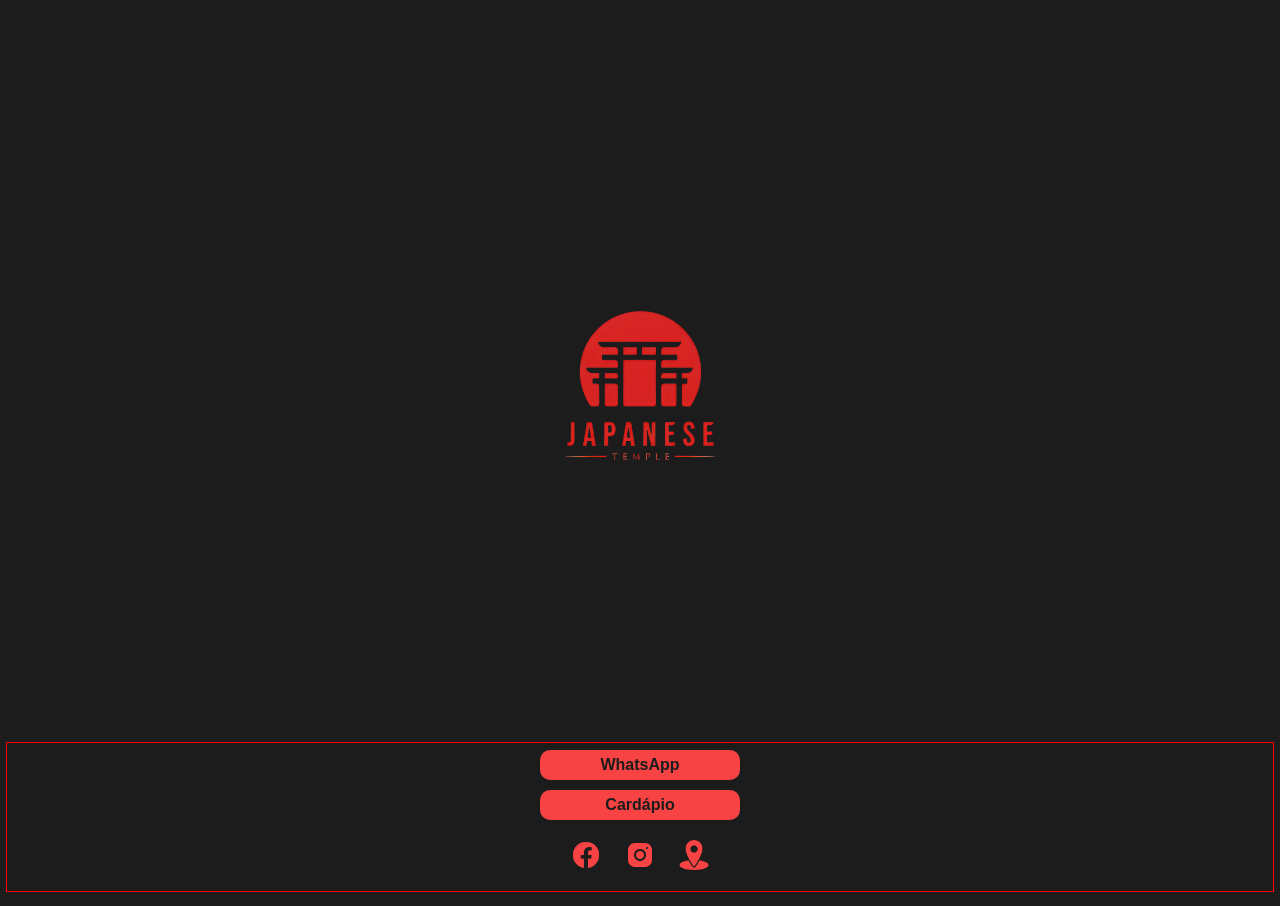
<file: index.html>
<!DOCTYPE html>
<html lang="en">
<head>
    <meta charset="UTF-8">
    <meta name="viewport" content="width=device-width, initial-scale=1.0">
    <link rel="stylesheet" href="main-style.css">
    <title>Japan food</title>
</head>
<body>
    <main>
        <img class="img-logo" src="img/logo-img.png" alt="logo">
    </main>

    <aside>
        <section class="btn-main">
            <button onclick="window.open('https://wa.me/5561995162974', '_blank')">WhatsApp</button>
            <button onclick="window.location.href='cardapio.html'">Cardápio</button>
        </section>
        <section class="redes-sociais">
            <a href="https:www.facebook.com"><img src="img/face.png" alt="face"></a>
            <a href="https:www.instagram.com"><img src="img/insta.png" alt="insta"></a>
            <a href="https:www.googlemaps.com"><img src="img/loc.png" alt="localização"></a>
        </section>
    </aside>
    
</body>
</html>
</file>
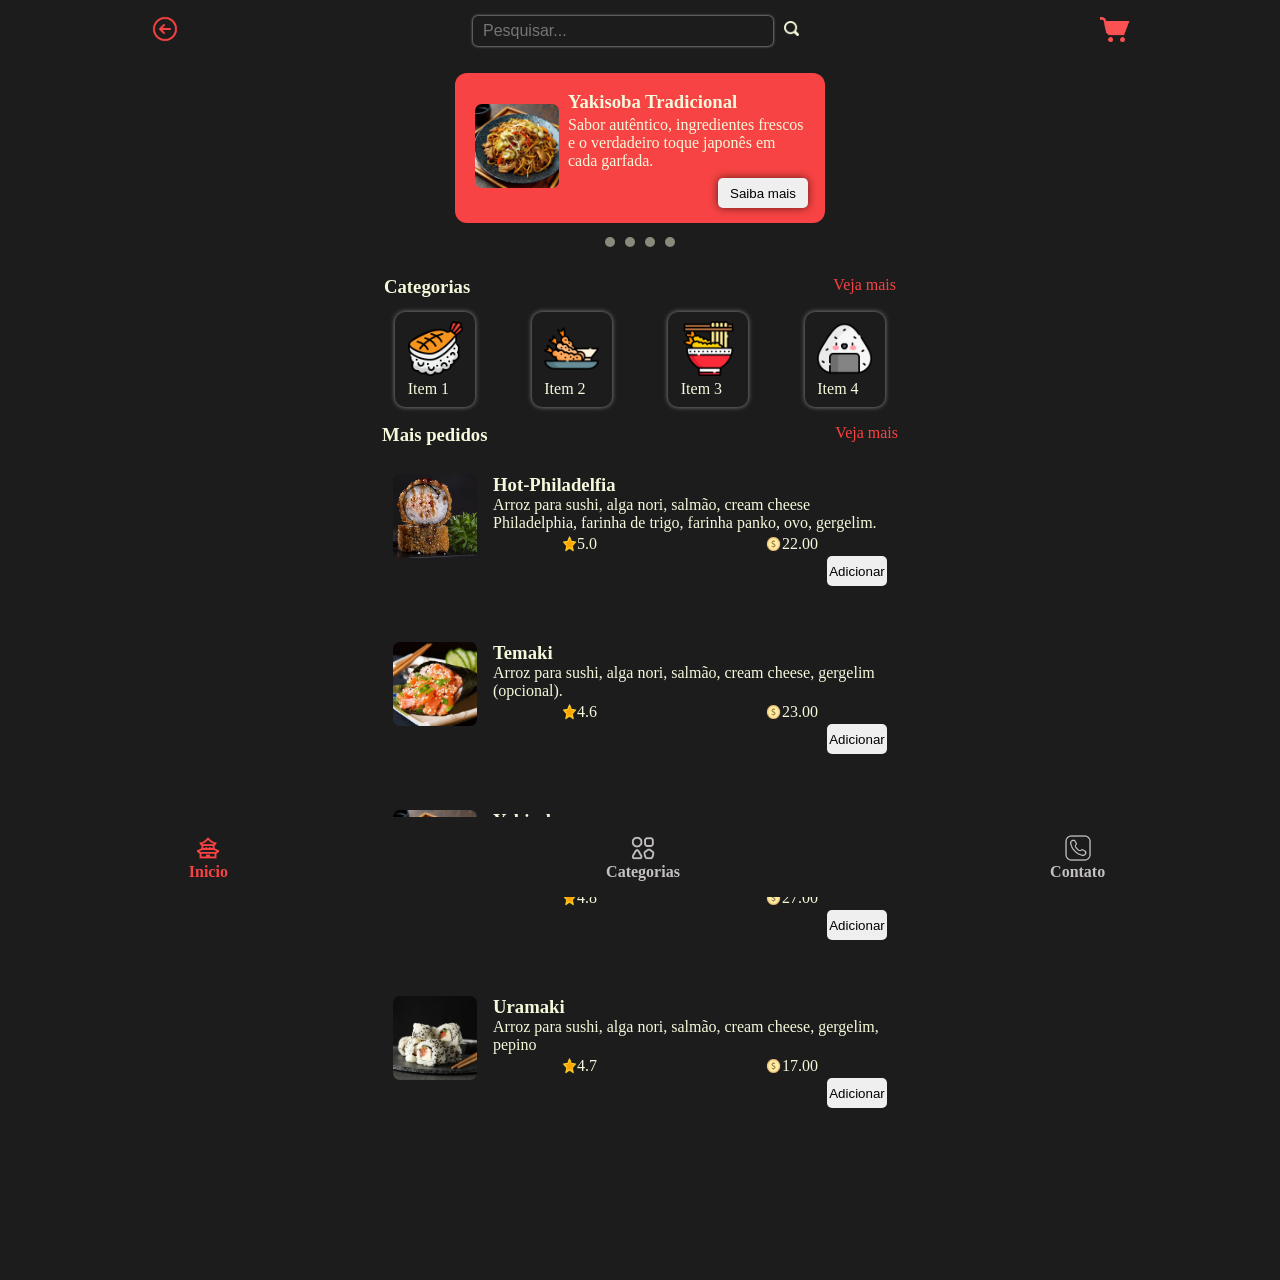
<file: cardapio.html>
<!DOCTYPE html>
<html lang="pt-BR">
<head>
  <meta charset="UTF-8">
  <meta name="viewport" content="width=device-width, initial-scale=1.0">
  <link rel="stylesheet" href="cardapio.css">
  <title>Cardapio - Japan</title>
</head>

<body>
  <header>
    <a href="index.html"><img src="img/voltar.png" alt="voltar"></a>
      <div class="search-container">
        <input type="text" id="campo-busca" placeholder="Pesquisar...">
        <button id="btn-buscar"><img src="img/search.png" alt="pesquisar"></button>
      </div>
    <a href ="cart.html"><img id="cart" src="img/img-cart.png" alt="cart"></a>
    
    
  </header>

<!-- CARROSSEL -->
  <section class="destaques">
    <div class="carrossel">
<!--SLIDE 1-->    
       <div class="slide">
         <div class="img-pratos">
           <img src="img-pratos/yakisoba.jpeg" alt="img-prato">
         </div>
        
         <div class="info-slide">
           <div class="info">
              <h3>Yakisoba Tradicional</h3>
              <p>Sabor autêntico, ingredientes frescos e o verdadeiro toque japonês em cada garfada.</p>
           </div>
           
           <div class="btn-slide">
             <button>Saiba mais</button>
           </div>
        </div>
      </div>
      
<!--SLIDE 2-->        
      <div class="slide">
       <div class="img-pratos">
           <img src="img/img2.jpeg" alt="img-prato">
         </div>
        
         <div class="info-slide">
           <div class="info">
              <span><h3>Chef Akira</h3>
              <p>Apaixonado pela culinária japonesa, combina tradição e criatividade para levar o melhor sabor oriental a cada prato.</p></span>
           </div>
           
           <div class="btn-slide">
             <button>Saiba mais</button>
           </div>
        </div>
      </div>
      
<!--SLIDE 3-->  
      <div class="slide">
           <div class="img-pratos">
           <img src="img/img3.jpeg" alt="img-prato">
         </div>
        
         <div class="info-slide">
           <div class="info">
              <h3>Nossa cozinha</h3>
              <p>Onde tradição e qualidade se encontram. Cada prato é preparado com ingredientes frescos e o verdadeiro cuidado japonês.</p>
           </div>
           
           <div class="btn-slide">
             <button>Saiba mais</button>
           </div>
        </div>
      </div>

      
<!--SLIDE 4-->  
      <div class="slide">
        
   <div class="img-pratos">
           <img src="img/img4.jpeg" alt="img-prato">
         </div>
        
         <div class="info-slide">
           <div class="info">
              <span><h3> Cupom Especial</h3>
              <p>Use SUSHI10 e ganhe 10% de desconto no seu pedido! Aproveite o sabor japonês com um toque de economia. </p></span>
           </div>
           
           <div class="btn-slide">
             <button>Saiba mais</button>
           </div>
        </div>
      </div>
  
    </div>
  
    <div class="nav">
      <span></span><span></span><span></span><span></span>
    </div>
  </section>
 
 <!-- MENU RÁPIDO --> 
  <nav>
    <div class="titulo-menu">
      <h3>Categorias</h3>
      <a href="categorias.html">Veja mais</a>
    </div>
    <section class="container-menu">

<!-- ITEM 1 -->      
     <div class="itens-menu"><a href="item1.html">
        <img src="img/sushi.png" alt="item1">
        <p>Item 1</p></a>
      </div>
 
 <!-- ITEM 2 -->     
    <div class="itens-menu"><a href="#">
        <img src="img/tempura.png" alt="item2">
        <p>Item 2</p></a>
      </div>

<!-- ITEM 3 -->      
    <div class="itens-menu"><a href="#">
        <img src="img/udon.png" alt="item3">
        <p>Item 3</p></a>
      </div>
 
 <!-- ITEM 4 -->     
    <div class="itens-menu"><a href="#">
        <img src="img/onigiri.png" alt="item4">
        <p>Item 4</p></a>
      </div>
      

    </section>
  </nav>
 
 <!-- MAIS PEDIDOS --> 
  <main class="populares">
    <div class="titulo-populares">
      <h3>Mais pedidos</h3>
      <a href="#categorias.html">Veja mais</a>
    </div>
    
 <!--ITEM 1-->   
    <section class="container-pratos">
       <div class="img-pratos" id="img-pratos">
         <img src="img-pratos/hot.jpeg" alt="img-prato">
       </div>
        
        <div class="container-info-preco">
           <div class="info">
            <h3>Hot-Philadelfia</h3>
            <p>Arroz para sushi, alga nori, salmão, cream cheese Philadelphia, farinha de trigo, farinha panko, ovo, gergelim.</p>
           </div>
           
           <div class="info-footer">
             <div class="avaliacao">
               <img src="img/star.png" alt="star">
               <p>5.0</p>
             </div>
             
             <div class="preco">
               <img src="img/cifrao.png" alt="cifrao">
               <P>22.00</P>
             </div>
           </div>
           <div class="btn-pratos">
             <button>Adicionar</button>
           </div>
        </div>
    </section>
    
 <!--ITEM 2-->   
    <section class="container-pratos">
       <div class="img-pratos">
         <img src="img-pratos/temaki.jpeg" alt="img-prato">
       </div>
        
        <div class="container-info-preco">
           <div class="info">
            <h3>Temaki</h3>
            <p>Arroz para sushi, alga nori, salmão, cream cheese, gergelim (opcional).</p>
           </div>
           
           <div class="info-footer">
             <div class="avaliacao">
               <img src="img/star.png" alt="star">
               <p>4.6</p>
             </div>
             
             <div class="preco">
               <img src="img/cifrao.png" alt="cifrao">
               <P>23.00</P>
             </div>
           </div>
           <div class="btn-pratos">
             <button>Adicionar</button>
           </div>
        </div>
    </section>
    
  <!--ITEM 3-->     
    <section class="container-pratos">
       <div class="img-pratos">
         <img src="img-pratos/yakisoba.jpeg" alt="img-prato">
       </div>
        
        <div class="container-info-preco">
           <div class="info">
            <h3>Yakisoba</h3>
            <p>Macarrão para yakisoba, camarão, repolho, cenoura, brócolis, cebola, shoyu, molho de ostra, óleo de gergelim (opcional).</p>
           </div>
           
           <div class="info-footer">
             <div class="avaliacao">
               <img src="img/star.png" alt="star">
               <p>4.8</p>
             </div>
             
             <div class="preco">
               <img src="img/cifrao.png" alt="cifrao">
               <P>27.00</P>
             </div>
           </div>
           <div class="btn-pratos">
             <button>Adicionar</button>
           </div>
        </div>
    </section>
    
 <!--ITEM 4-->   
    <section class="container-pratos">
       <div class="img-pratos">
         <img src="img-pratos/urumaki.jpeg" alt="img-prato">
       </div>
        
        <div class="container-info-preco">
           <div class="info">
            <h3>Uramaki</h3>
            <p>Arroz para sushi, alga nori, salmão, cream cheese, gergelim, pepino</p>
           </div>
           
           <div class="info-footer">
             <div class="avaliacao">
               <img src="img/star.png" alt="star">
               <p>4.7</p>
             </div>
             
             <div class="preco">
               <img src="img/cifrao.png" alt="cifrao">
               <P>17.00</P>
             </div>
           </div>
           <div class="btn-pratos">
             <button>Adicionar</button>
           </div>
        </div>
    </section>
    
  </main>

 <!-- FOOTER --> 
  <footer>
    <div class="menu-footer"><a href="#">
      <img src="img/home-red.png" alt="home">
      <h4><span>Inicio</span></h4></a>
    </div>
    
    <div class="menu-footer"><a href="categorias.html">
      <img src="img/categoria-gray.png" alt="categoria">
      <h4>Categorias</h4></a>
    </div>
    
    <div class="menu-footer"><a href="contato.html">
      <img src="img/contato-gray.png" alt="Contato">
      <h4>Contato</h4></a>
    </div>
  </footer>
  
  <script src="script.js"></script>
  <script src="busca.js"></script>
  <script>
  const carrossel = document.querySelector('.carrossel');
  const slides = document.querySelectorAll('.slide');
  const navDots = document.querySelectorAll('.nav span');

  /* --------------------------
     ARRASTAR COM O MOUSE
  --------------------------- */
  let isDown = false;
  let startX;
  let scrollLeft;

  carrossel.addEventListener('mousedown', (e) => {
    isDown = true;
    startX = e.pageX - carrossel.offsetLeft;
    scrollLeft = carrossel.scrollLeft;
  });

  carrossel.addEventListener('mouseleave', () => {
    isDown = false;
  });

  carrossel.addEventListener('mouseup', () => {
    isDown = false;
  });

  carrossel.addEventListener('mousemove', (e) => {
    if (!isDown) return;
    e.preventDefault();
    const x = e.pageX - carrossel.offsetLeft;
    const walk = (x - startX) * 1.5;
    carrossel.scrollLeft = scrollLeft - walk;
  });

  /* --------------------------
     DOTS / BOLINHAS CLIQUE
  --------------------------- */
  navDots.forEach((dot, index) => {
    dot.addEventListener('click', () => {
      const slideWidth = slides[0].offsetWidth;
      carrossel.scrollTo({
        left: slideWidth * index,
        behavior: 'smooth'
      });
    });
  });

  /* --------------------------
     ATUALIZAR BOLINHAS
  --------------------------- */
  carrossel.addEventListener('scroll', () => {
    const slideWidth = slides[0].offsetWidth;
    const index = Math.round(carrossel.scrollLeft / slideWidth);

    navDots.forEach(dot => dot.style.opacity = '0.4');
    navDots[index].style.opacity = '1';
  });
</script>

</body>

</html>
</file>
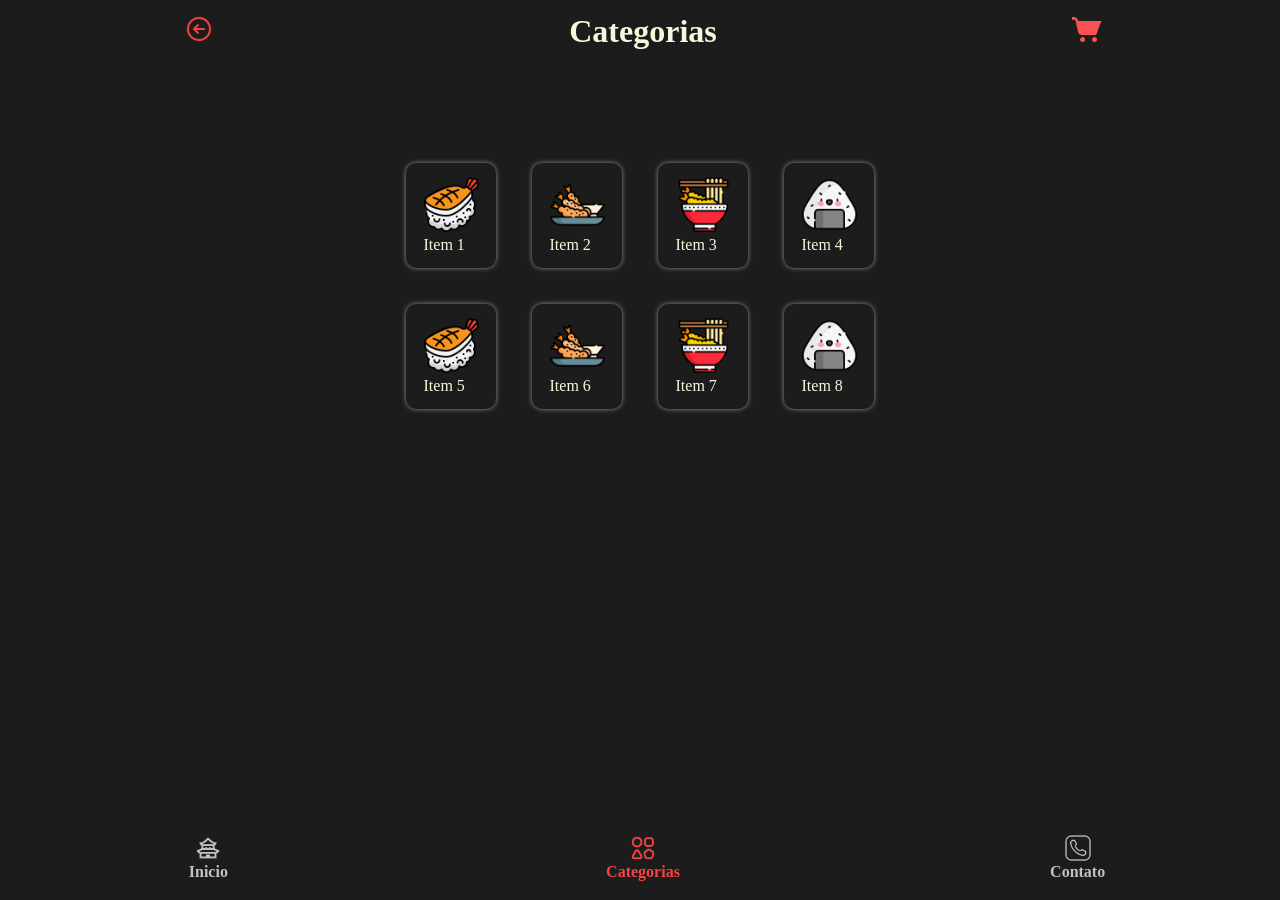
<file: categorias.html>
<!DOCTYPE html>
<html lang="pt-BR">
<head>
  <meta charset="UTF-8">
  <meta name="viewport" content="width=device-width, initial-scale=1.0">
  <link rel="stylesheet" href="categorias.css">
  <title>Categorias - Japan</title>
</head>

<body>
  <header>
    <a href="javascript:history.back()"><img src="img/voltar.png" alt="voltar"></a>
        <h1>Categorias</h1>
    <a href ="cart.html"><img id="cart" src="img/img-cart.png" alt="cart"></a>
    
    
  </header>
  
  <main>
    
    <section class="container-categorias">
      
     <div class="itens-categorias"><a href="item1.html">
        <img src="img/sushi.png" alt="item1">
        <p>Item 1</p></a>
      </div>
      
    <div class="itens-categorias"><a href="#">
        <img src="img/tempura.png" alt="item2">
        <p>Item 2</p></a>
      </div>
      
    <div class="itens-categorias"><a href="#">
        <img src="img/udon.png" alt="item3">
        <p>Item 3</p></a>
      </div>
      
    <div class="itens-categorias"><a href="#">
        <img src="img/onigiri.png" alt="item4">
        <p>Item 4</p></a>
      </div>
      
     <div class="itens-categorias"><a href="#">
        <img src="img/sushi.png" alt="item5">
        <p>Item 5</p></a>
      </div>
      
    <div class="itens-categorias"><a href="#">
        <img src="img/tempura.png" alt="item6">
        <p>Item 6</p></a>
      </div>
      
    <div class="itens-categorias"><a href="#">
        <img src="img/udon.png" alt="item7">
        <p>Item 7</p></a>
      </div>
      
    <div class="itens-categorias"><a href="#">
        <img src="img/onigiri.png" alt="item8">
        <p>Item 8</p></a>
      </div>

    </section>
  </main>

  
  <footer>
    <div class="menu-footer"><a href="cardapio.html">
      <img src="img/home-gray.png" alt="home">
      <h4>Inicio</h4></a>
    </div>
    
    <div class="menu-footer"><a href="#">
      <img src="img/categoria-red.png" alt="categoria">
      <h4><span>Categorias</span></h4></a>
    </div>
    
    <div class="menu-footer"><a href="contato.html">
      <img src="img/contato-gray.png" alt="Contato">
      <h4>Contato</h4></a>
    </div>
  </footer>
</body>

</html>
</file>
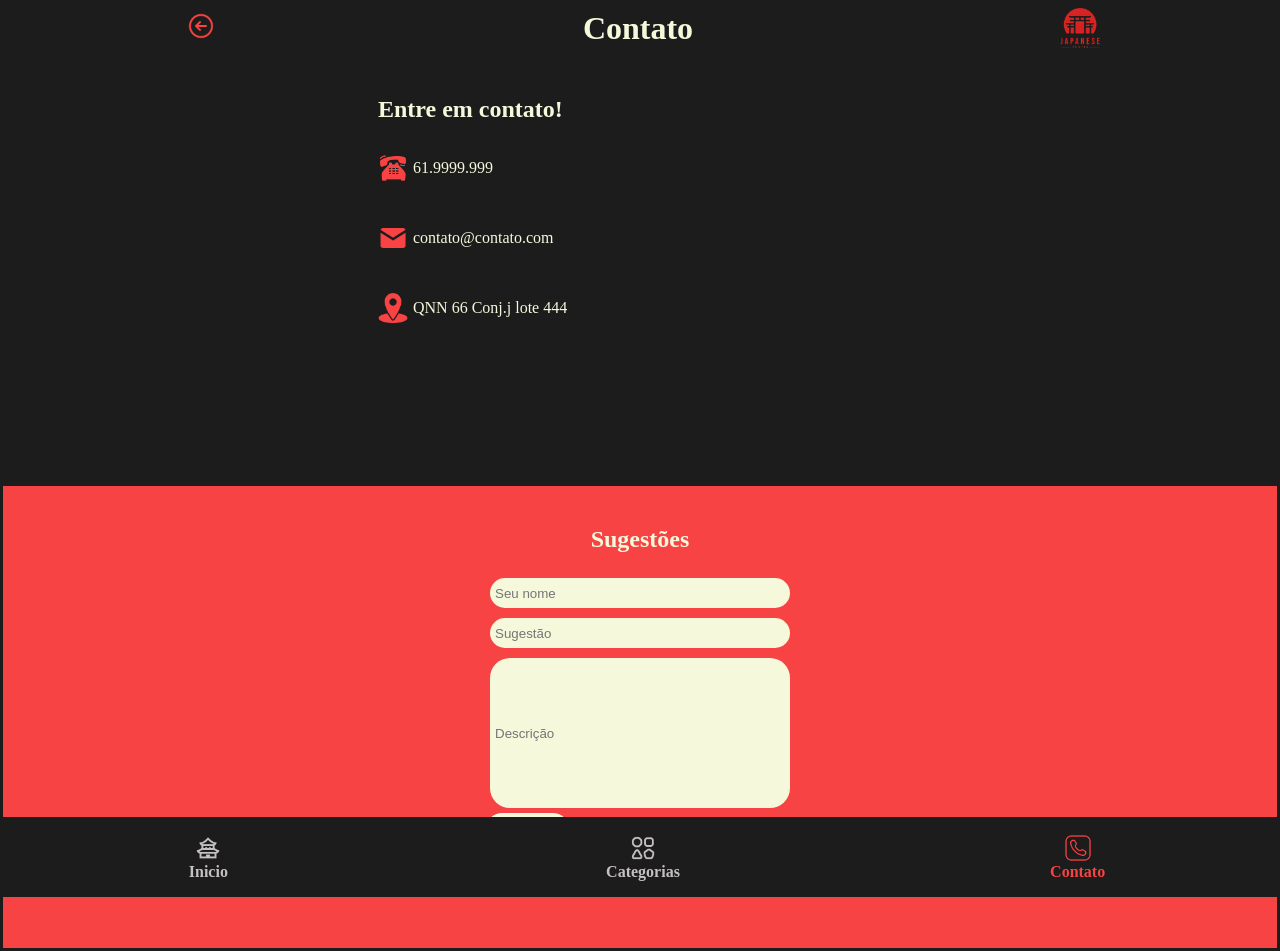
<file: contato.html>
<!DOCTYPE html>
<html lang="pt-BR">
<head>
  <meta charset="UTF-8">
  <meta name="viewport" content="width=device-width, initial-scale=1.0">
  <link rel="stylesheet" href="contato.css">
  <title>Contato - Japan</title>
</head>

<body>
  <header>
    <a href="javascript:history.back()"><img src="img/voltar.png" alt="voltar"></a>
        <h1>Contato</h1>
    <img id="logo" src="img/logo-img.png" alt="logo">
    </header>
    
  <main>
    <section class="container1">
      <h2>Entre em contato!</h2>
      <div class="contatos">
           <img src="img/phone.png" alt="telefone">
           <p>61.9999.999</p>
        </div>
          
        <div class="contatos">
           <img src="img/mail.png" alt="email">
           <p>contato@contato.com</p>
        </div>     
        
        <div class="contatos">
           <img src="img/loc.png" alt="endereco">
           <a href="https://maps.app.goo.gl/tPzbgSJpfmm8kkfo9">QNN 66 Conj.j lote 444</a>
        </div>
      </div>
    </section>
    <section class="container2">
      
    </section>
  </main>
  
  <aside>
    <h2>Sugestões</h2>
      <form>
        <input class="nome-form" id="nome" type="text" placeholder= "Seu nome">
        <input class="sugestao-form" id="sugestao" type="text" placeholder="Sugestão">
        <input class="descricao-form" id="descricao" type="text" placeholder="Descrição">
        <button id="btn-enviar">Enviar</button>
      </form>
  </aside>
  
  <footer>
     <div class="menu-footer"><a href="cardapio.html">
      <img src="img/home-gray.png" alt="home">
      <h4>Inicio</h4></a>
    </div>
    
    <div class="menu-footer"><a href="categorias.html">
      <img src="img/categoria-gray.png" alt="categoria">
      <h4>Categorias</h4></a>
    </div>
    
    <div class="menu-footer"><a href="#">
      <img src="img/contato-red.png" alt="Contato">
      <h4><span>Contato</span></h4></a>
    </div>   
  </footer>
  <script src="script.js"></script>
  <script src="sugestaoWhats.js"></script>
</body>

</html>
</file>
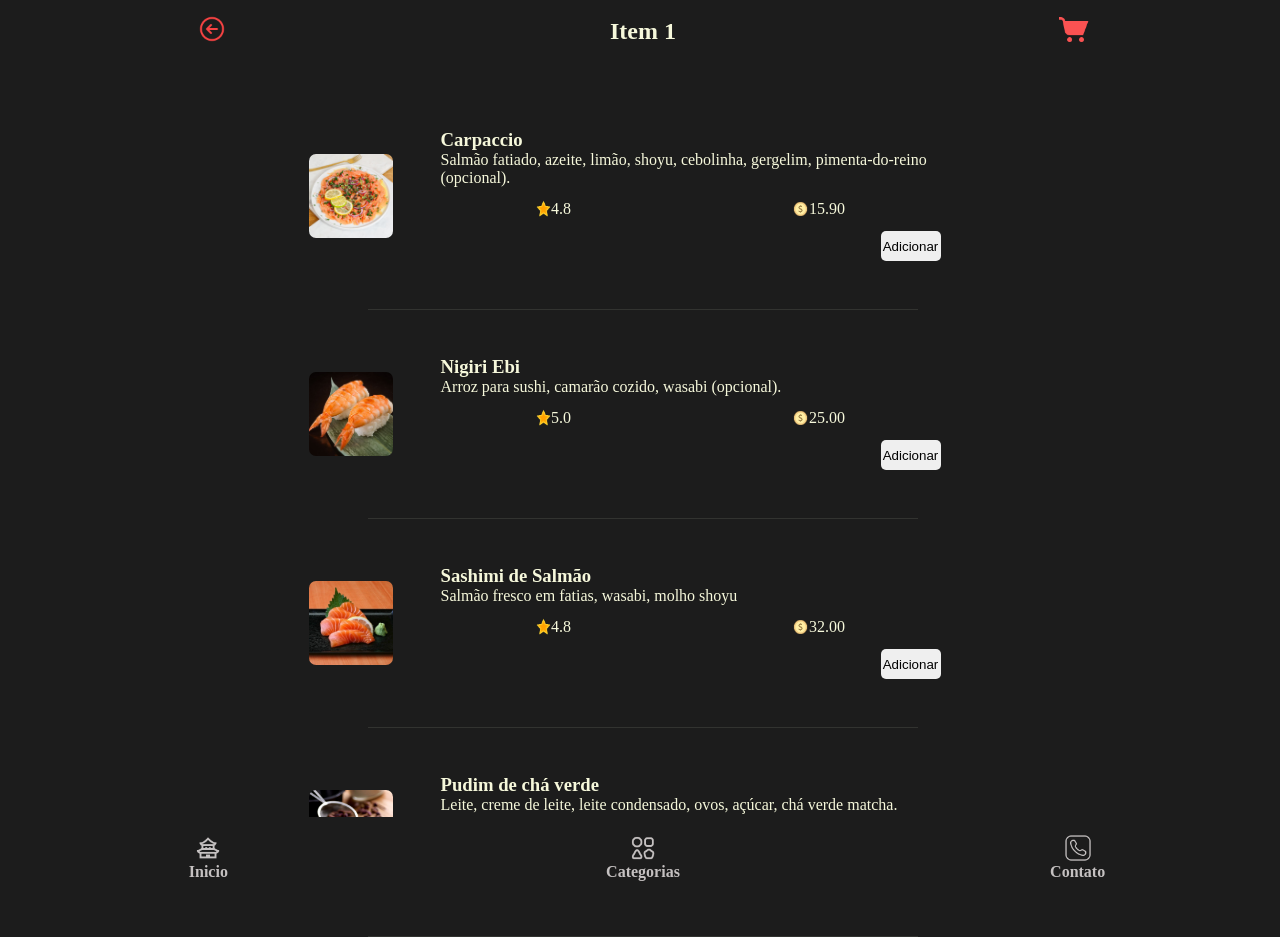
<file: item1.html>
<!DOCTYPE html>
<html lang="pt-BR">

<head>
  <meta charset="UTF-8">
  <meta name="viewport" content="width=device-width, initial-scale=1.0">
  <link rel="stylesheet" href="layout-itens.css">
  <title>Pratos - Japan</title>
</head>

<body>
  <header>
    <a href="javascript:history.back()"><img src="img/voltar.png" alt="voltar"></a>
    <h2>Item 1</h2>
    <a href="cart.html"><img id="cart" src="img/img-cart.png" alt="cart"></a>
  </header>

  <main class="pratos">

    <!--ITEM 1-->
    <section class="container-pratos" data-search="carpaccio">
      <div class="img-pratos">
        <img src="img-pratos/carpaccio.jpeg" alt="img-prato">
      </div>

      <div class="container-info-preco">
        <div class="info">
          <h3>Carpaccio</h3>
          <p>Salmão fatiado, azeite, limão, shoyu, cebolinha, gergelim, pimenta-do-reino (opcional).</p>
        </div>

        <div class="info-footer">
          <div class="avaliacao">
            <img src="img/star.png" alt="star">
            <p>4.8</p>
          </div>

          <div class="preco">
            <img src="img/cifrao.png" alt="cifrao">
            <p>15.90</p>
          </div>
        </div>

        <div class="btn-pratos">
          <button>Adicionar</button>
        </div>
      </div>
    </section>

    <!--ITEM 2-->
    <section class="container-pratos" data-search="nigiri">
      <div class="img-pratos">
        <img src="img-pratos/nigiri.jpeg" alt="img-prato">
      </div>

      <div class="container-info-preco">
        <div class="info">
          <h3>Nigiri Ebi</h3>
          <p>Arroz para sushi, camarão cozido, wasabi (opcional).</p>
        </div>

        <div class="info-footer">
          <div class="avaliacao">
            <img src="img/star.png" alt="star">
            <p>5.0</p>
          </div>

          <div class="preco">
            <img src="img/cifrao.png" alt="cifrao">
            <p>25.00</p>
          </div>
        </div>

        <div class="btn-pratos">
          <button>Adicionar</button>
        </div>
      </div>
    </section>

    <!--ITEM 3-->
    <section class="container-pratos" data-search="sashimi">
      <div class="img-pratos">
        <img src="img-pratos/sashimi.jpeg" alt="img-prato">
      </div>

      <div class="container-info-preco">
        <div class="info">
          <h3>Sashimi de Salmão</h3>
          <p>Salmão fresco em fatias, wasabi, molho shoyu</p>
        </div>

        <div class="info-footer">
          <div class="avaliacao">
            <img src="img/star.png" alt="star">
            <p>4.8</p>
          </div>

          <div class="preco">
            <img src="img/cifrao.png" alt="cifrao">
            <p>32.00</p>
          </div>
        </div>

        <div class="btn-pratos">
          <button>Adicionar</button>
        </div>
      </div>
    </section>

    <!--ITEM 4-->
    <section class="container-pratos" data-search="pudim">
      <div class="img-pratos">
        <img src="img-pratos/pudim.jpeg" alt="img-prato">
      </div>

      <div class="container-info-preco">
        <div class="info">
          <h3>Pudim de chá verde</h3>
          <p>Leite, creme de leite, leite condensado, ovos, açúcar, chá verde matcha.</p>
        </div>

        <div class="info-footer">
          <div class="avaliacao">
            <img src="img/star.png" alt="star">
            <p>4.0</p>
          </div>

          <div class="preco">
            <img src="img/cifrao.png" alt="cifrao">
            <p>19.90</p>
          </div>
        </div>

        <div class="btn-pratos">
          <button>Adicionar</button>
        </div>
      </div>
    </section>

  </main>

  <footer>
    <div class="menu-footer"><a href="cardapio.html">
        <img src="img/home-gray.png" alt="home">
        <h4>Inicio</h4>
      </a>
    </div>

    <div class="menu-footer"><a href="Categorias.html">
        <img src="img/categoria-gray.png" alt="categoria">
        <h4>Categorias</h4>
      </a>
    </div>

    <div class="menu-footer"><a href="contato.html">
        <img src="img/contato-gray.png" alt="Contato">
        <h4>Contato</h4>
      </a>
    </div>
  </footer>

  <script src="script.js"></script>


  <!--SRIPT BUSCAR -->
  
  <script>
    // pegar parâmetro da URL
    const urlParams = new URLSearchParams(window.location.search);
    const pratoProcurado = urlParams.get("prato");

    // se veio um prato na URL...
    if (pratoProcurado) {
      // procurar o item com data-search igual
      const alvo = document.querySelector(`[data-search="${pratoProcurado}"]`);

      if (alvo) {
        // rolar de forma suave
        alvo.scrollIntoView({ behavior: "smooth", block: "center" });

        // opcional: destacar o item por 1 segundo
        alvo.style.transition = "background 0.1s";
        alvo.style.background = "#f6f8db";

        setTimeout(() => {
          alvo.style.background = "transparent";
        }, 1200);
      }
    }
  </script>
</body>

</html>
</file>
<file: main-style.css>
:root {
    --salmon: #f74343;
    --black: #1c1c1c;
    --rice: #f6f8db;
}

* {
    margin: 0;
    padding: o;
    box-sizing: border-box;
    border-style: none;
    text-decoration: none;
}

html, body {
  overflow: hidden;
}

body {
    display: flex;
    flex: 1 1 100vw;
    height: 100vh;
    margin: 3px;
    flex-wrap: wrap;
    background: var(--black);
}

main,
aside {
    display: flex;
    margin: 3px;
    background: var(--black);
}

main {
    justify-content: center;
    align-items: center;
    flex: 1 1 100vw;
    height: calc(100vh - 215px);
    margin-top: 40px;
    /*border: 1px solid red;*/
}

.img-logo {
    width: 150px;
    height: auto;
}

aside {
    justify-content: flex-start;
    align-items: center;
    justify-content: center;
    flex-direction: column;
    flex: 1 1 100vw;
    height: 150px;
    padding: 3px;
    border: 1px solid red;
}

.btn-main {
    display: flex;
    flex-direction: column;
    width: 200px;
    gap: 10px;
    margin-bottom: 10px;
}

.btn-main button {
    background-color: var(--salmon);
    border-radius: 10px;
    height: 30px;
    color: var(--black);
    font-weight: bold;
    font-size: 12pt;
}

.redes-sociais img {
    height: 50px;
    padding: 10px;
}

.btn-main button:hover {
    cursor: pointer;
    border: 2px solid var(--rice);
    color: var(--rice);
    transform: scale(1.05);
}

.redes-sociais img:hover {
    cursor: pointer;
    color: var(--rice);
    transform: scale(1.3);
    gap: 3px;
}
</file>
<file: cardapio.css>
:root {
  --salmon: #f74343;
  --black: #1c1c1c;
  --rice: #f6f8db;
}

* {
  margin: 0;
  padding: 0;
  box-sizing: border-box;
  text-decoration: none;
  border-style: none;
}

input {
  background-color: var(--black);
  box-shadow: 0px 0px 3px rgba(255, 255, 255, 0.8);
  color: var(--rice);
  padding: 0 10px;
}



a {
  color: var(--salmon);
  outline: none;
  box-shadow: none;
}

body {
  display: flex;
  flex-direction: column;
  justify-content: center;
  align-items: center;
  margin: 3px;
  background: var(--black);
}

header,
.destaques,
nav,
main {
  display: flex;
  margin: 3px;
  background: #a1a1a1;
}

header {
  justify-content: space-around;
  align-items: center;
  min-width: 400px;
  height: 50px;
  background-color: var(--black);
}

header img {
  width: 30px;
}

.search-container input[type="text"] {
  font-size: 12pt;
  height: 30px;
  border-radius: 5px;
  outline: none;
  width: 160px;
  transition: 0.3s;
}

.search-container input[type="text"]:focus {
  width: 200px;
}

.search-container button {
  width: 30px;
  height: 30px;
  border: none;
  background-color: var(--black);
  color: var(--rice);
  border-radius: 5px;
  cursor: pointer;
  font-size: 12pt;
  transition: 0.3s;
}

.search-container button:hover {
  box-shadow: 0px 0px 3px rgba(255, 255, 255, 0.5);
}

.search-container button img {
  width: 15px;
}

#cart {
  width: 30px;
}

/*----------------------------*/
/* CARROSSEL */
.destaques {
  justify-content: center;
  align-items: center;
  flex-direction: column;

  height: 200px;
  background: var(--black);
}

.carrossel {
  display: flex;
  overflow-x: auto;
  scroll-snap-type: x proximity;
  scroll-behavior: smooth;
  width: 370px;
  height: 150px;
  border-radius: 12px;
  scrollbar-width: none;
  /* esconde a barra no Firefox */
}

.carrossel::-webkit-scrollbar {
  display: none;
  /* esconde a barra no Chrome */
}

.slide {
  flex: 0 0 100%;
  scroll-snap-align: start;
  display: flex;
  align-items: center;
  justify-content: center;
  font-size: 12pt;
  color: var(--rice);
  user-select: none;
  gap: 3px;
  padding: 0 17px;
}

/* IMAGEM CARROSSEL */
.img-pratos img {
  width: 90px;
  border-radius: 10px;
  padding: 3px;
}

.info-slide h3,
.info-slide p {
  margin: 3px;
}

.info-slide {
  display: flex;
  flex-direction: column;
  gap: 5px;
}

.btn-slide {
  display: flex;
  justify-content: right;
}

.btn-slide button {

  width: 90px;
  height: 30px;
  border-radius: 5px;
  box-shadow: 0px 0px 8px rgba(0, 0, 0, 0.6);
}

.btn-slide button:hover {
  background-color: var(--salmon);
}

.slide:nth-child(1) {
  background: var(--salmon);
}

.slide:nth-child(2) {
  background: var(--rice);
}

.slide:nth-child(3) {
  background: var(--salmon);
}

.slide:nth-child(4) {
  background: var(--rice);
}

/* Pontinhos de navegação */
.nav {
  text-align: center;
  margin-top: 10px;
}


.nav span {
  display: inline-block;
  width: 10px;
  height: 10px;
  background: var(--rice);
  opacity: 0.5;
  border-radius: 50%;
  margin: 0 5px;
}

.info span {
  color: var(--black);
}

/* FIM CARROSSEL */

/*----------------------------*/
/* MENU RAPIDO */
nav {
  justify-content: center;
  align-items: center;
  flex-wrap: wrap;
 
  height: 150px;
  padding: 2px;
  background-color: var(--black);
}

.container-menu {
  display: flex;
  flex: 1 1 100vw;
  justify-content: space-around;
}

.titulo-menu {
  display: flex;
  flex: 1 1 100vw;
  justify-content: space-between;
  padding: 0 17px;
}

.titulo-menu h3 {
  color: var(--rice);
}

.itens-menu {
  display: flex;
  justify-content: center;
  align-items: center;
  flex-direction: column;
  width: 80px;
  height: 95px;
  margin: 3px;
  box-shadow: 0px 0px 5px rgba(255, 255, 255, 0.5);
  border-radius: 10px;
  gap: 5px;
}

.itens-menu:hover {
  transform: scale(1.2);
}

.itens-menu img {
  width: 55px;

}

.itens-menu p {
  color: var(--rice);
}
span {
  color: var(--salmon);
}

/*----------------------------*/
/* MAIS PEDIDOS */
main {

  height: 850px;
  margin-top: 30px;
  background-color: var(--black);
}

.populares {
  flex-direction: column;
  padding-bottom:200px;
}

.titulo-populares {
  display: flex;
  justify-content: space-between;
  padding: 0 17px;
  color: var(--rice);
}

.container-pratos {
  display: flex;
  justify-content: center;
  align-items: start;
  margin: 25px;
  gap: 10px;
}

.container-info-preco {
  display: flex;
  flex-direction: column;
  margin: 3px;
  gap: 3px;
}

.info {
  color: var(--rice);
}

.info-footer {
  display: flex;
  justify-content: space-around;
  gap: 30px;
}

.preco {
  display: flex;
  color: var(--rice);
}

.avaliacao img {
  width: 15px;
  height: auto;
}

.preco img {
  width: 17px;
  height: auto;
}

.avaliacao {
  display: flex;
  color: var(--rice);
}

.btn-pratos {
  display: flex;
  justify-content: right;
}

.btn-pratos button:hover {
  background-color: var(--salmon);
  transform: scale(1.1);
  box-shadow: 0px 0px 8px rgba(255, 255, 255, 0.5);
}

.container-info-preco button {
  width: 60px;
  height: 30px;
  border-radius: 5px;
  position: right;
}

/*----------------------------*/
/* FOOTER */
footer {
  display: flex;
  justify-content: space-around;
  align-items: center;

  position: fixed;
  bottom: 0;
  left: 0;
  width: 100vw;
  height: 80px;
  padding: 3px;
  background-color: var(--black);
  gap: 30px;
}

.menu-footer a {
  display: flex;
  width: 60px;
  height: 60px;
  flex-direction: column;
  align-items: center;
  justify-content: center;
  border-radius: 10px;
}

.menu-footer img {
  width: 30px;
}

.menu-footer h4 {
  color: #c5c1c1;
}


@media (min-width: 550px) {

 
  nav,
  .destaques,
  main,
  footer {
    width: 550px;
    flex: none;
    margin:3px;

  }

   header {
    width: 100%;
   }

   .search-container input[type="text"] {
  font-size: 12pt;
  height: 30px;
  border-radius: 5px;
  outline: none;
  width: 300px;
  transition: 0.3s;
}

.search-container input[type="text"]:focus {
  width: 400px;
}

    footer {
    width: 100%;
    left: 50%;
    transform: translateX(-50%); /* centraliza o rodapé fixo */
  }
}
</file>
<file: categorias.css>
:root {
  --salmon: #f74343;
  --black: #1c1c1c;
  --rice: #f6f8db;
}

* {
  margin: 0;
  padding: 0;
  box-sizing: border-box;
  text-decoration: none;
  border-style: none;
}


input {
  background-color: var(--black);
  box-shadow: 0px 0px 3px rgba(255, 255, 255, 0.8);
  color: var(--rice);
  padding: 0 10px;
}


a {
  color: var(--salmon);
  outline: none;
  box-shadow: none;
}

body {
  display: flex;
  margin: 3px;
  flex-wrap: wrap;
  background: var(--black);
}

header,
main {
  display: flex;
  margin: 3px;
  background: #a1a1a1;
}


header {
  justify-content: space-around;
  align-items: center;
  flex: 1 1 100vw;
  height: 50px;
  background-color: var(--black);
}

header h1 {
  color: var(--rice);
}

header img {
  width: 30px;
}

#logo {
  width: 30px;
}

.nav span {
  display: inline-block;
  width: 10px;
  height: 10px;
  background: var(--rice);
  opacity: 0.5;
  border-radius: 50%;
  margin: 0 5px;
}

.info span {
  color: var(--black);
}

main {
  justify-content: center;
  align-items: center;
  height: 660px;
  margin-top: 30px;
  background-color: var(--black);
  /*border: 1px solid red;*/
}


.container-categorias {
  display: flex;
  flex: 1 1 100vw;
  flex-wrap: wrap;
  justify-content: center;
  align-content: center;
  height: 560px;
  gap: 30px;
  padding: 0 30px;
  /*border: 1px solid gold;*/
}

.itens-categorias {

  display: flex;
  justify-content: center;
  align-items: center;
  flex-direction: column;
  width: 90px;
  height: 105px;
  margin: 3px;
  box-shadow: 0px 0px 5px rgba(255, 255, 255, 0.5);
  border-radius: 10px;
  gap: 5px;
}

.titulo-categorias {
  display: flex;
  flex: 1 1 100vw;
  justify-content: space-between;
  padding: 0 17px;
}

.titulo-categorias h3 {
  color: var(--rice);
}

.itens-categorias:hover {
  transform: scale(1.2);
}

.itens-categorias img {
  width: 55px;

}

.itens-categorias p {
  color: var(--rice);
}

footer {
  display: flex;
  justify-content: space-around;
  align-items: center;

  position: fixed;
  bottom: 0;
  left: 0;
  width: 100vw;
  height: 80px;
  padding: 3px;
  background-color: var(--black);
  gap: 30px;

  /*border: 1px solid gold;*/
}

.menu-footer a {
  display: flex;
  width: 60px;
  height: 60px;
  flex-direction: column;
  align-items: center;
  justify-content: center;
}

.menu-footer img {
  width: 30px;
}

.menu-footer h4 {
  color: #c5c1c1;
}

span {
  color: var(--salmon);
}


@media (min-width: 550px) {


  header,
  main,
  footer {
    width: 550px;
    flex: none;
    margin: 3px;


  }

  header {
    width: 100%;
    margin-bottom: 30px;
  }

  main {
   margin: 0 auto;
   height: 400px;
  }

  footer {
    width: 100%;
    left: 50%;
    transform: translateX(-50%);
    /* centraliza o rodapé fixo */
  }

}
</file>
<file: contato.css>
:root {
    --salmon: #f74343;
    --black: #1c1c1c;
    --rice: #f6f8db;
}

* {
  margin: 0;
  padding: 0;
  box-sizing: border-box;
  text-decoration: none;
  border-style: none;
}

a {
  color: var(--rice);
}

body {
  background-color: var(--black);
}

header, 
main, 
aside,
footer{
  display: flex;
  margin: 3px;
  background: #a1a1a1;
}

header {
  justify-content: space-around;
  align-items: center;
  flex: 1 1 100vw;
  height: 50px;
  background-color: var(--black);
}

header h1 {
  color: var(--rice);
}

header img {
  width: 30px;
}

#logo {
  width: 40px;
}

main {
  flex: 1 1 100vw;
  background-color: var(--black);
}

.container1 {
  display: flex;
  flex-direction: column;
  color: var(--rice);
  flex:1 1 100vw;
  height: 50%;
  margin: 3px;
  padding: 10px;
  gap: 20px;
}

.contatos {
  display: flex;
  flex:1 1 100vw;
  max-height: 30px;
  align-items: center;
  margin: 10px 0 10px 0;
  gap: 5px;
}

.contatos img {
  width: 30px;
  height: 30px;
}

aside{
  flex: 1 1 100vw;
  justify-content: space-around;
  align-items: center;
  flex-direction: column;
  height: 50%;
  padding: 40px;
  background-color: var(--salmon);
}

aside h2 {
  margin-bottom: 20px;
  font-weight: bold;
  color: var(--rice);
}

form {
  display: flex;
  flex-direction: column;
  margin-bottom:  60px;
}

input {
  padding-left: 20px;
  padding-top: 1px;
}

.nome-form,
.sugestao-form {
  width: 300px;
  height: 30px;
  margin: 5px;
  border-radius: 20px;
  color: var(--black);
  background-color: var(--rice);
  padding: 5px;
}

.descricao-form {
  display: flex;
  width: 300px;
  height: 150px;
  margin: 5px;
  border-radius: 20px;
  background-color: var(--rice);
  padding: 5px;
}

button {
   width: 85px;
   height: 35px;
   border-radius: 50px;
   background-color: var(--rice);
 }

footer {
  display: flex;
  justify-content: space-around;
  align-items: center;
  
  position: fixed;
  bottom: 0;
  left: 0;
  width: 100vw;
  height: 80px;
  padding: 3px;
  background-color: var(--black);
  gap: 30px;
}

.menu-footer a {
  display: flex;
  width: 60px;
  height: 60px;
  flex-direction: column;
  align-items: center;
  justify-content: center;
}

.menu-footer img {
  width: 30px;
}

.menu-footer h4 {
  color: #c5c1c1;
}

span {
  color: var(--salmon);
}

@media (min-width: 550px) {


  header,
  main,
  footer {
    width: 550px;
    flex: none;
    margin: 3px;

  }

  header {
    width: 100%;
    margin-bottom: 30px;
  }

  main {
   margin: 0 auto;
   height: 400px;
  }

  footer {
    width: 100%;
    left: 50%;
    transform: translateX(-50%);
    /* centraliza o rodapé fixo */
  }

}
</file>
<file: layout-itens.css>
:root {
  --salmon: #f74343;
  --black: #1c1c1c;
  --rice: #f6f8db;
}

* {
  margin: 0;
  padding: 0;
  box-sizing: border-box;
  text-decoration: none;
  border-style: none;
}

input {
  background-color: var(--black);
  box-shadow: 0px 0px 3px rgba(255, 255, 255, 0.8);
  color: var(--rice);
  padding: 0 10px;
}


a {
  color: var(--salmon);
  outline: none;
  box-shadow: none;
}

body {
  display: flex;
  margin: 3px;
  flex-wrap: wrap;
  background: var(--black);
}

header,
.destaques,
nav,
main {
  display: flex;
  margin: 3px;
  background: #a1a1a1;
}

header {
  justify-content: space-around;
  align-items: center;
  flex: 1 1 100vw;
  height: 50px;
  background-color: var(--black);
}

header img {
  width: 30px;
}

header h2 {
  color: var(--rice);
}

#cart {
  width: 30px;
}

main {
  flex: 1 1 100vw;
  height: 750px;
  margin-top: 30px;
  background-color: var(--black);
  padding-bottom: 100px;
}

.container-pratos {
  display: flex;
  justify-content: center;
  align-items: center;
  margin: 10px;
  gap: 5px;
  padding-bottom: 3px;
  border-bottom: 1px solid rgba(246, 248, 219, 0.1);
}

.pratos {
  flex-direction: column;

}

.titulo-pratos {
  display: flex;
  justify-content: space-between;
  padding: 0 17px;
  color: var(--rice);
}

.img-pratos img {
  width: 90px;
  border-radius: 10px;
  padding: 3px;
}

.container-info-preco {
  display: flex;
  flex-direction: column;
  margin: 3px;
  padding-bottom: 5px;
  gap: 3px;
}

.info {
  color: var(--rice);
}

.info-footer {
  display: flex;
  justify-content: space-around;
  gap: 30px;
  padding-bottom: 10px;
  padding-top: 10px;
}

.preco {
  display: flex;
  color: var(--rice);
}

.avaliacao img {
  width: 15px;
  height: auto;

}

.preco img {
  width: 17px;
  height: auto;
}

.avaliacao {
  display: flex;
  color: var(--rice);

}

.btn-pratos {
  display: flex;
  justify-content: right;
}

.btn-pratos button:hover {
  background-color: var(--salmon);
  color: var(--rice);
  transform: scale(1.1);
  box-shadow: 0px 0px 8px rgba(255, 255, 255, 0.5);
}

.container-info-preco button {
  width: 60px;
  height: 30px;
  border-radius: 5px;
  position: right;
}

footer {
  display: flex;
  justify-content: space-around;
  align-items: center;

  position: fixed;
  bottom: 0;
  left: 0;
  width: 100vw;
  height: 80px;
  padding: 3px;
  background-color: var(--black);
  gap: 30px;
}

.menu-footer a {
  display: flex;
  width: 60px;
  height: 60px;
  flex-direction: column;
  align-items: center;
  justify-content: center;
  border-radius: 10px;
}

.menu-footer img {
  width: 30px;
}

.menu-footer h4 {
  color: #c5c1c1;
}

@media (min-width: 550px) {


  header,
  main,
  .container-pratos,
  footer {
    width: 550px;
    flex: none;
    margin: 3px;


  }

  header {
    width: 100%;
    margin-bottom: 30px;
  }

  main {
    margin: 0 auto;
    flex: none;
  }

  .container-info-preco {
    min-width: 500px;
    margin: 40px;
  }

  footer {
    width: 100%;
    left: 50%;
    transform: translateX(-50%);
    /* centraliza o rodapé fixo */
  }

}
</file>
